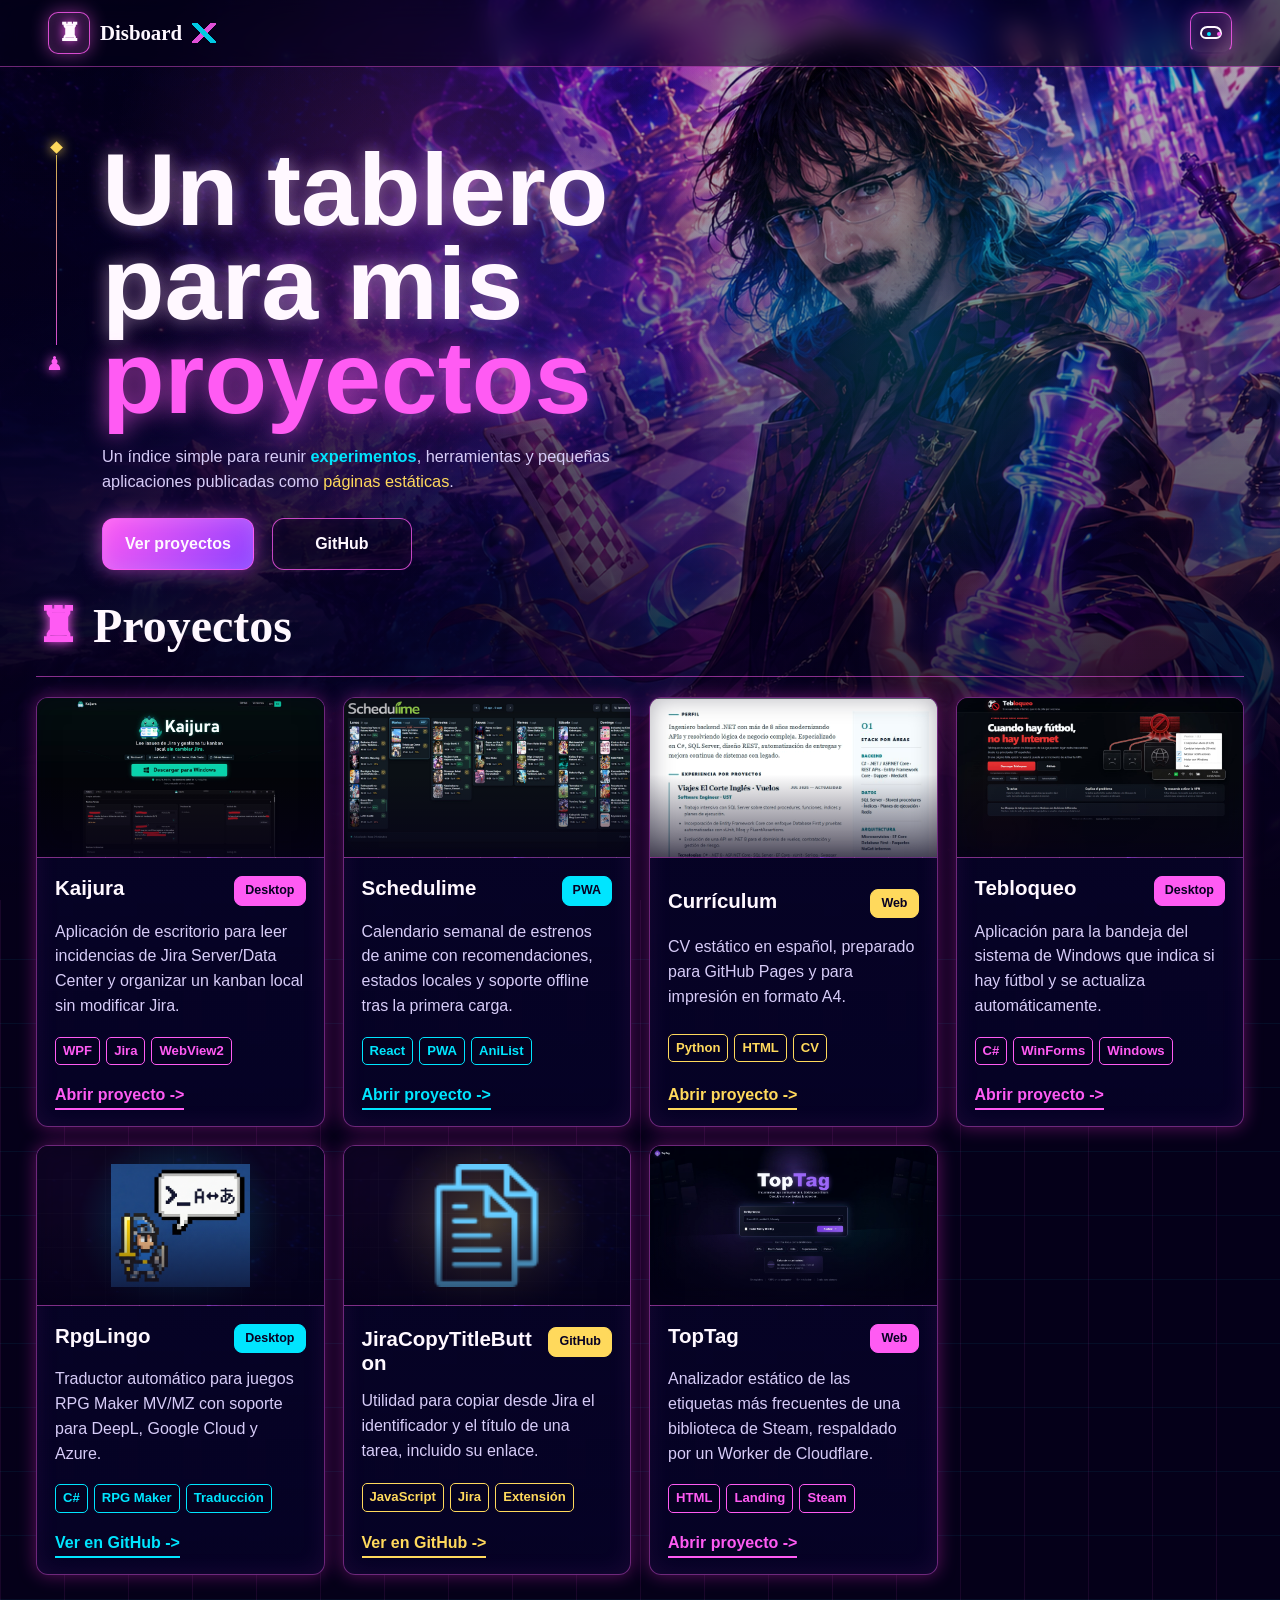
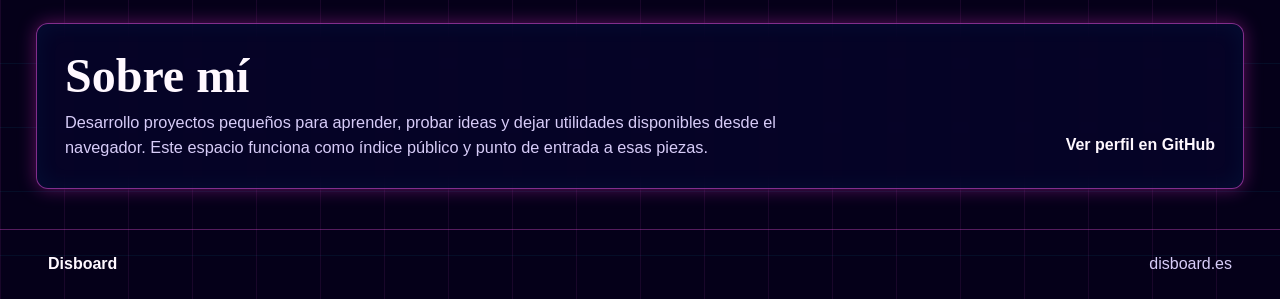
<file: index.html>
<!doctype html>
<html lang="es">
  <head>
    <meta charset="utf-8">
    <meta name="viewport" content="width=device-width, initial-scale=1">
    <meta
      name="description"
      content="Índice de proyectos web desplegados en GitHub Pages bajo disboard.es."
    >
    <title>Disboard</title>
    <link rel="stylesheet" href="styles.css">
  </head>
  <body>
    <header class="site-header">
      <a class="brand" href="#top" aria-label="Inicio de Disboard">
        <span class="brand-mark" aria-hidden="true"></span>
        <span>Disboard</span>
        <span class="brand-spark" aria-hidden="true"></span>
      </a>

      <nav class="site-nav" aria-label="Navegación principal">
        <a class="icon-link" href="https://github.com/RASK18" aria-label="GitHub"></a>
      </nav>
    </header>

    <main id="top">
      <section class="intro" aria-labelledby="intro-title">
        <div class="side-marker" aria-hidden="true">
          <span></span>
        </div>

        <div class="intro-copy">
          <h1 id="intro-title">Un tablero para mis <span>proyectos</span></h1>
          <p class="intro-text">
            Un índice simple para reunir <strong>experimentos</strong>, herramientas
            y pequeñas aplicaciones publicadas como <mark>páginas estáticas</mark>.
          </p>
          <div class="intro-actions">
            <a class="button primary" href="#projects">Ver proyectos</a>
            <a class="button secondary" href="https://github.com/RASK18">GitHub</a>
          </div>
        </div>
      </section>

      <section class="section-block" id="projects" aria-labelledby="projects-title">
        <div class="section-heading">
          <h2 id="projects-title"><span aria-hidden="true"></span>Proyectos</h2>
        </div>

        <div class="project-grid" id="project-grid" aria-live="polite"></div>
      </section>

      <section class="about-block" id="about" aria-labelledby="about-title">
        <div>
          <h2 id="about-title">Sobre mí</h2>
          <p>
            Desarrollo proyectos pequeños para aprender, probar ideas y dejar
            utilidades disponibles desde el navegador. Este espacio funciona
            como índice público y punto de entrada a esas piezas.
          </p>
        </div>
        <a class="text-link" href="https://github.com/RASK18">Ver perfil en GitHub</a>
      </section>
    </main>

    <footer class="site-footer">
      <span>Disboard</span>
      <a href="https://disboard.es">disboard.es</a>
    </footer>

    <script src="script.js"></script>
  </body>
</html>
</file>
<file: styles.css>
:root {
  color-scheme: dark;
  --bg: #050019;
  --panel: rgba(8, 6, 48, 0.62);
  --panel-strong: rgba(10, 8, 60, 0.86);
  --ink: #fff8ff;
  --muted: #d7ccf8;
  --pink: #ff5bf3;
  --pink-strong: #ff31dd;
  --cyan: #00e5ff;
  --gold: #ffd95c;
  --violet: #8a41ff;
  --line: rgba(255, 91, 243, 0.42);
  --line-cyan: rgba(0, 229, 255, 0.42);
  --shadow: 0 0 18px rgba(255, 49, 221, 0.34);
  --radius: 12px;
  --hero-image-offset: clamp(-180px, calc((100vw - 1440px) * 0.18), 0px);
}

* {
  box-sizing: border-box;
}

html {
  scroll-behavior: smooth;
}

body {
  position: relative;
  margin: 0;
  min-width: 320px;
  background:
    linear-gradient(90deg, rgba(255, 91, 243, 0.08) 1px, transparent 1px),
    linear-gradient(0deg, rgba(0, 229, 255, 0.06) 1px, transparent 1px),
    var(--bg);
  background-size: 64px 64px;
  color: var(--ink);
  font-family: "Aptos", "Verdana", sans-serif;
  line-height: 1.55;
}

body::before,
body::after {
  position: fixed;
  inset: 0;
  pointer-events: none;
  content: "";
}

body::before {
  z-index: -2;
  background:
    linear-gradient(90deg, rgba(5, 0, 25, 0.78) 0%, rgba(5, 0, 25, 0.58) 30%, rgba(5, 0, 25, 0.12) 58%, rgba(5, 0, 25, 0.22) 100%),
    linear-gradient(180deg, rgba(5, 0, 25, 0.04) 0%, rgba(5, 0, 25, 0.24) 62%, rgba(5, 0, 25, 0.9) 100%),
    url("assets/disboard-hero.png");
  background-position: center, center, right var(--hero-image-offset) top;
  background-repeat: no-repeat;
  background-size: auto, auto, cover;
}

body::after {
  z-index: -1;
  background:
    radial-gradient(circle at 72% 38%, rgba(0, 229, 255, 0.2), transparent 24%),
    radial-gradient(circle at 34% 22%, rgba(255, 91, 243, 0.2), transparent 30%),
    linear-gradient(180deg, transparent 0%, rgba(5, 0, 25, 0.58) 76%, var(--bg) 100%);
}

a {
  color: inherit;
  text-decoration: none;
}

code {
  padding: 2px 5px;
  border: 1px solid var(--line);
  border-radius: 5px;
  background: rgba(255, 91, 243, 0.12);
  color: var(--ink);
  font-family: "Cascadia Mono", "Consolas", monospace;
  font-size: 0.92em;
}

.site-header {
  position: sticky;
  top: 0;
  z-index: 10;
  display: flex;
  align-items: center;
  justify-content: space-between;
  gap: 20px;
  min-height: 64px;
  padding: 12px clamp(18px, 4vw, 48px);
  border-bottom: 1px solid var(--line);
  background: rgba(5, 0, 25, 0.58);
  backdrop-filter: blur(12px);
}

.brand,
.site-nav,
.intro-actions,
.site-footer {
  display: flex;
  align-items: center;
}

.brand {
  gap: 10px;
  font-weight: 800;
  color: var(--ink);
  font-family: "Georgia", "Cambria", serif;
  font-size: 1.3rem;
}

.brand-mark {
  display: grid;
  width: 42px;
  height: 42px;
  place-items: center;
  border: 1px solid rgba(255, 91, 243, 0.82);
  border-radius: 10px;
  background: rgba(255, 91, 243, 0.14);
  color: var(--ink);
  font-weight: 900;
  box-shadow: 0 0 18px rgba(255, 91, 243, 0.46), inset 0 0 12px rgba(255, 255, 255, 0.08);
}

.brand-mark::before {
  color: var(--ink);
  content: "♜";
  font-size: 1.55rem;
  line-height: 1;
  text-shadow: 0 0 12px var(--pink);
}

.brand-spark {
  width: 24px;
  height: 20px;
  background:
    linear-gradient(45deg, transparent 42%, var(--cyan) 42% 58%, transparent 58%),
    linear-gradient(-45deg, transparent 42%, var(--pink) 42% 58%, transparent 58%);
  opacity: 0.88;
}

.site-nav {
  gap: 22px;
  font-size: 0.95rem;
}

.site-nav a,
.text-link {
  border-bottom: 2px solid transparent;
  color: var(--ink);
  font-weight: 700;
}

.site-nav a {
  padding: 8px 10px;
}

.site-nav a:hover,
.site-nav a:focus-visible,
.text-link:hover,
.text-link:focus-visible {
  border-color: var(--pink);
}

.icon-link {
  position: relative;
  width: 42px;
  height: 42px;
  padding: 0;
  border: 1px solid rgba(255, 91, 243, 0.82);
  border-radius: 10px;
  background: rgba(255, 91, 243, 0.14);
  box-shadow: 0 0 18px rgba(255, 91, 243, 0.38), inset 0 0 12px rgba(255, 255, 255, 0.08);
}

.icon-link::before,
.icon-link::after {
  position: absolute;
  content: "";
}

.icon-link::before {
  inset: 13px 9px;
  border: 2px solid var(--ink);
  border-radius: 10px 10px 8px 8px;
}

.icon-link::after {
  top: 19px;
  left: 16px;
  width: 4px;
  height: 4px;
  border-radius: 50%;
  background: var(--cyan);
  box-shadow: 10px 0 0 var(--pink);
}

.intro {
  position: relative;
  display: grid;
  grid-template-columns: 44px minmax(0, 760px);
  align-items: start;
  gap: 22px;
  width: min(1500px, calc(100% - 72px));
  margin: 0 auto;
  padding: clamp(44px, 7vw, 76px) 0 22px;
}

h1,
h2,
p {
  margin-top: 0;
}

h1 {
  max-width: 720px;
  margin-bottom: 18px;
  color: var(--ink);
  font-size: clamp(3.4rem, 8vw, 6.8rem);
  line-height: 0.92;
  letter-spacing: 0;
  text-shadow: 0 0 18px rgba(255, 255, 255, 0.34), 0 0 24px rgba(255, 91, 243, 0.22);
}

h1 span {
  color: var(--pink);
  text-shadow: 0 0 24px rgba(255, 91, 243, 0.72);
}

h2 {
  margin-bottom: 10px;
  color: var(--ink);
  font-family: "Georgia", "Cambria", serif;
  font-size: clamp(2rem, 4vw, 3rem);
  line-height: 1;
  letter-spacing: 0;
}

.intro-text,
.section-heading p,
.about-block p {
  color: var(--muted);
  font-size: 1.02rem;
}

.intro-text {
  max-width: 540px;
  margin-bottom: 24px;
}

.intro-text strong {
  color: var(--cyan);
}

.intro-text mark {
  background: transparent;
  color: var(--gold);
}

.side-marker {
  position: relative;
  min-height: 250px;
}

.side-marker::before {
  position: absolute;
  top: 12px;
  left: 20px;
  width: 1px;
  height: 190px;
  background: linear-gradient(180deg, var(--gold), var(--pink));
  content: "";
  opacity: 0.82;
}

.side-marker::after {
  position: absolute;
  top: 206px;
  left: 10px;
  color: var(--pink);
  content: "♟";
  font-size: 1.2rem;
  text-shadow: 0 0 12px var(--pink);
}

.side-marker span {
  position: absolute;
  top: 0;
  left: 16px;
  width: 9px;
  height: 9px;
  background: var(--gold);
  transform: rotate(45deg);
  box-shadow: 0 0 12px var(--gold);
}

.intro-actions {
  flex-wrap: wrap;
  gap: 18px;
}

.button {
  display: inline-flex;
  align-items: center;
  justify-content: center;
  min-width: 140px;
  min-height: 52px;
  padding: 12px 22px;
  border: 1px solid rgba(255, 91, 243, 0.76);
  border-radius: var(--radius);
  font-weight: 800;
}

.button.primary {
  background: linear-gradient(135deg, var(--pink), var(--violet));
  color: var(--ink);
  box-shadow: 0 0 20px rgba(255, 91, 243, 0.55), inset 0 0 18px rgba(255, 255, 255, 0.16);
}

.button.secondary {
  background: rgba(5, 0, 25, 0.48);
  color: var(--ink);
  box-shadow: inset 0 0 18px rgba(255, 91, 243, 0.08);
}

.button:hover,
.button:focus-visible {
  outline: 3px solid rgba(0, 229, 255, 0.26);
  outline-offset: 2px;
}

.section-block,
.about-block {
  width: min(1500px, calc(100% - 72px));
  margin: 0 auto;
}

.section-block {
  padding: 10px 0 48px;
}

.section-heading {
  display: flex;
  align-items: end;
  justify-content: space-between;
  gap: 28px;
  margin-bottom: 20px;
  border-bottom: 1px solid rgba(255, 91, 243, 0.52);
  padding-bottom: 16px;
}

.section-heading h2 {
  display: flex;
  align-items: center;
  gap: 14px;
}

.section-heading h2 span {
  color: var(--pink);
}

.section-heading h2 span::before {
  content: "♜";
  text-shadow: 0 0 12px var(--pink);
}

.section-heading p {
  max-width: 560px;
  margin-bottom: 0;
}

.project-grid {
  display: grid;
  grid-template-columns: repeat(auto-fit, minmax(250px, 1fr));
  gap: 18px;
}

.project-card {
  --tone: var(--pink);
  display: grid;
  overflow: hidden;
  min-height: 360px;
  border: 1px solid var(--line);
  border-radius: var(--radius);
  background: linear-gradient(180deg, rgba(8, 6, 48, 0.54), rgba(6, 2, 38, 0.92));
  box-shadow: var(--shadow), inset 0 0 24px rgba(255, 91, 243, 0.08);
  backdrop-filter: blur(10px);
}

.project-thumb {
  position: relative;
  min-height: 160px;
  height: 160px;
  overflow: hidden;
  border-bottom: 1px solid rgba(255, 91, 243, 0.34);
  background:
    linear-gradient(135deg, rgba(255, 91, 243, 0.24), rgba(0, 229, 255, 0.1)),
    linear-gradient(90deg, rgba(255, 255, 255, 0.12) 1px, transparent 1px),
    linear-gradient(0deg, rgba(255, 255, 255, 0.1) 1px, transparent 1px),
    url("assets/disboard-hero.png");
  background-size: auto, 34px 34px, 34px 34px, auto;
}

.project-thumb::after {
  position: absolute;
  inset: 0;
  content: "";
  z-index: 1;
  background: linear-gradient(180deg, transparent 48%, rgba(5, 0, 25, 0.68));
  box-shadow: inset 0 0 24px rgba(5, 0, 25, 0.32);
  pointer-events: none;
}

.project-preview {
  display: block;
  width: 100%;
  height: 100%;
  object-fit: cover;
  object-position: center top;
  filter: saturate(0.92) contrast(1.04);
  transition: transform 220ms ease, filter 220ms ease;
}

.project-preview.is-left {
  object-position: left top;
}

.project-preview.is-contain {
  padding: 18px 24px;
  object-fit: contain;
  object-position: center;
  background:
    radial-gradient(circle at 50% 50%, color-mix(in srgb, var(--tone) 24%, transparent), transparent 62%),
    rgba(5, 0, 25, 0.82);
  filter: none;
}

.project-card:hover .project-preview {
  filter: saturate(1.06) contrast(1.04);
  transform: scale(1.025);
}

.project-card:hover .project-preview.is-contain {
  filter: none;
}

.thumb-piece {
  position: absolute;
  left: 50%;
  top: 50%;
  transform: translate(-50%, -50%);
  color: currentColor;
  font-size: 2.4rem;
  line-height: 1;
  text-shadow: 0 0 18px currentColor;
}

.project-card[data-tone="pink"] {
  --tone: var(--pink);
  color: var(--pink);
}

.project-card[data-tone="cyan"] {
  --tone: var(--cyan);
  color: var(--cyan);
}

.project-card[data-tone="gold"] {
  --tone: var(--gold);
  color: var(--gold);
}

.project-body {
  display: grid;
  padding: 18px 18px 16px;
}

.project-body header {
  display: flex;
  align-items: start;
  flex-wrap: wrap;
  justify-content: space-between;
  gap: 14px;
  margin-bottom: 14px;
}

.project-body h3 {
  flex: 1 1 130px;
  min-width: 0;
  margin: 0;
  color: var(--ink);
  font-size: 1.28rem;
  line-height: 1.15;
  overflow-wrap: anywhere;
}

.status {
  flex: 0 0 auto;
  padding: 4px 10px;
  border: 1px solid var(--tone);
  border-radius: 8px;
  background: var(--tone);
  color: #070023;
  font-size: 0.78rem;
  font-weight: 800;
}

.project-card p {
  margin-bottom: 18px;
  color: var(--muted);
}

.tag-list {
  display: flex;
  flex-wrap: wrap;
  gap: 6px;
  align-self: end;
  margin: 0 0 18px;
  padding: 0;
  list-style: none;
}

.tag-list li {
  padding: 3px 7px;
  border: 1px solid var(--tone);
  border-radius: 5px;
  background: rgba(5, 0, 25, 0.34);
  color: var(--tone);
  font-size: 0.82rem;
  font-weight: 700;
}

.project-link {
  align-self: end;
  width: max-content;
  border-bottom: 2px solid var(--tone);
  color: var(--tone);
  font-weight: 900;
}

.project-link::after {
  content: " ->";
}

.about-block {
  display: flex;
  align-items: end;
  justify-content: space-between;
  gap: 28px;
  margin-bottom: 40px;
  padding: 28px;
  border: 1px solid rgba(255, 91, 243, 0.5);
  border-radius: var(--radius);
  background: var(--panel);
  box-shadow: var(--shadow), inset 0 0 24px rgba(0, 229, 255, 0.06);
  backdrop-filter: blur(10px);
}

.about-block p {
  max-width: 720px;
  margin-bottom: 0;
}

.site-footer {
  justify-content: space-between;
  gap: 18px;
  padding: 22px clamp(18px, 4vw, 48px);
  border-top: 1px solid rgba(255, 91, 243, 0.32);
  color: var(--muted);
}

.site-footer span {
  color: var(--ink);
  font-weight: 900;
}

.site-footer a {
  border-bottom: 1px solid var(--line-strong);
}

@media (max-width: 840px) {
  :root {
    --hero-image-offset: clamp(-420px, calc((100vw - 840px) * 0.9), -60px);
  }

  body::before {
    background:
      linear-gradient(180deg, rgba(5, 0, 25, 0.42) 0%, rgba(5, 0, 25, 0.86) 38%, rgba(5, 0, 25, 0.98) 100%),
      url("assets/disboard-hero.png");
    background-position: center, right var(--hero-image-offset) top -88px;
    background-repeat: no-repeat;
    background-size: 100% 100%, auto min(82vh, 820px);
  }

  .site-header,
  .section-heading,
  .about-block,
  .site-footer {
    align-items: start;
    flex-direction: column;
  }

  .site-header {
    align-items: center;
    flex-direction: row;
    gap: 20px;
  }

  .intro {
    grid-template-columns: 1fr;
    min-height: auto;
    padding-top: clamp(34px, 8vh, 64px);
  }

  .side-marker {
    display: none;
  }
}

@media (max-width: 520px) {
  .site-nav {
    width: auto;
  }

  .site-nav .icon-link {
    padding: 0;
  }

  .intro,
  .section-block,
  .about-block {
    width: calc(100% - 32px);
    max-width: 1500px;
  }

  .intro-copy,
  .project-body {
    min-width: 0;
  }

  h1 {
    font-size: clamp(2.6rem, 12.5vw, 3.4rem);
    line-height: 0.98;
  }

  .intro-text,
  .project-card p {
    max-width: 31ch;
  }

  .project-body header {
    flex-direction: column;
    gap: 8px;
  }

  .project-card {
    min-height: 350px;
  }

  .icon-link {
    width: 40px;
    height: 40px;
  }
}
</file>
